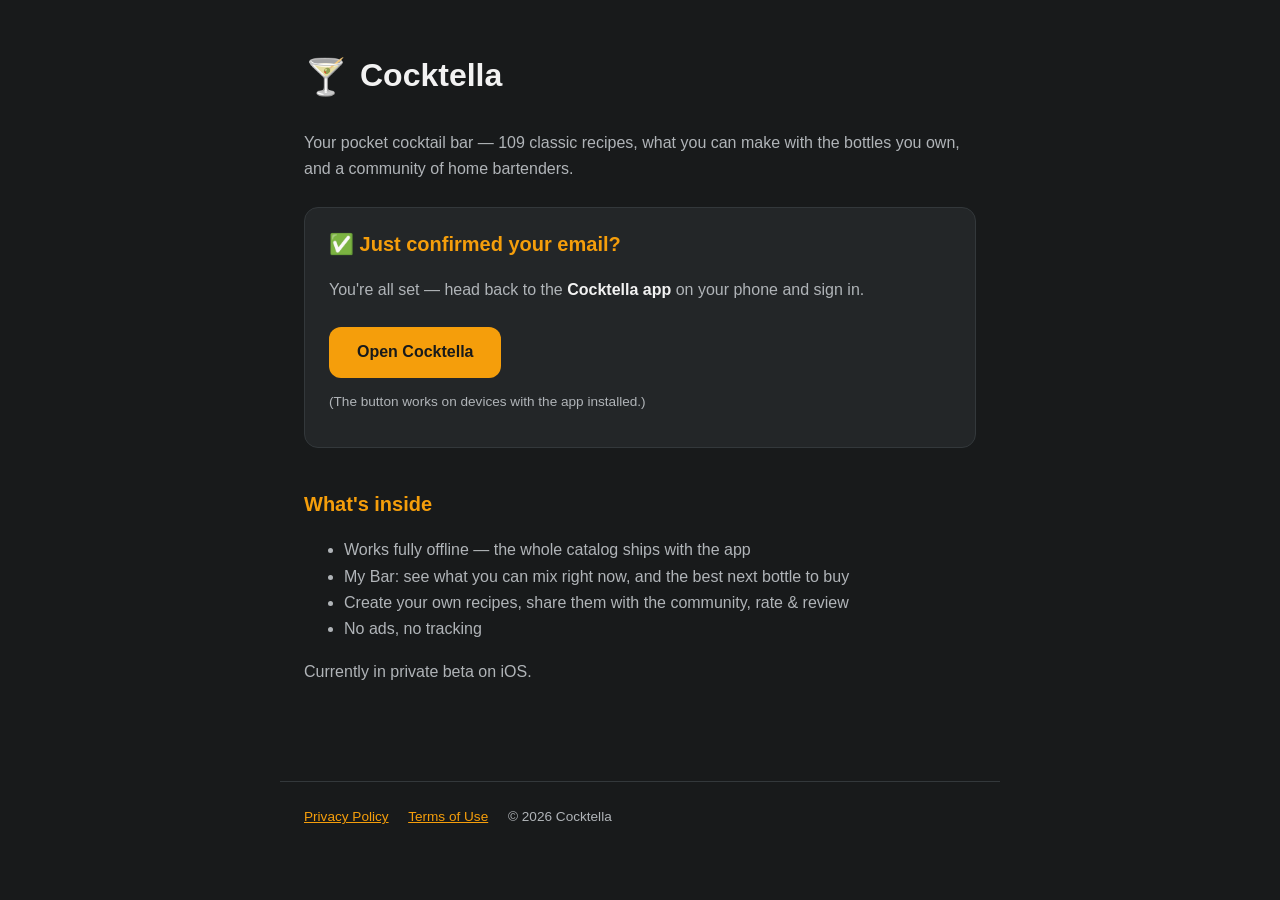
<file: index.html>
<!doctype html>
<html lang="en">
<head>
  <meta charset="utf-8">
  <meta name="viewport" content="width=device-width, initial-scale=1">
  <title>Cocktella — your pocket cocktail bar</title>
  <link rel="stylesheet" href="style.css">
</head>
<body>
  <main>
    <div class="brand"><span class="glass">🍸</span><h1>Cocktella</h1></div>
    <p class="tagline">Your pocket cocktail bar — 109 classic recipes, what you can make with the bottles you own, and a community of home bartenders.</p>

    <div class="card" id="confirmed">
      <h2 style="margin-top:0">✅ Just confirmed your email?</h2>
      <p>You're all set — head back to the <strong>Cocktella app</strong> on your phone and sign in.</p>
      <a class="button" href="cocktella://">Open Cocktella</a>
      <p style="font-size:0.85rem">(The button works on devices with the app installed.)</p>
    </div>

    <h2>What's inside</h2>
    <ul>
      <li>Works fully offline — the whole catalog ships with the app</li>
      <li>My Bar: see what you can mix right now, and the best next bottle to buy</li>
      <li>Create your own recipes, share them with the community, rate &amp; review</li>
      <li>No ads, no tracking</li>
    </ul>

    <p>Currently in private beta on iOS.</p>
  </main>
  <footer>
    <a href="privacy.html">Privacy Policy</a>
    <a href="terms.html">Terms of Use</a>
    <span>© 2026 Cocktella</span>
  </footer>
</body>
</html>
</file>
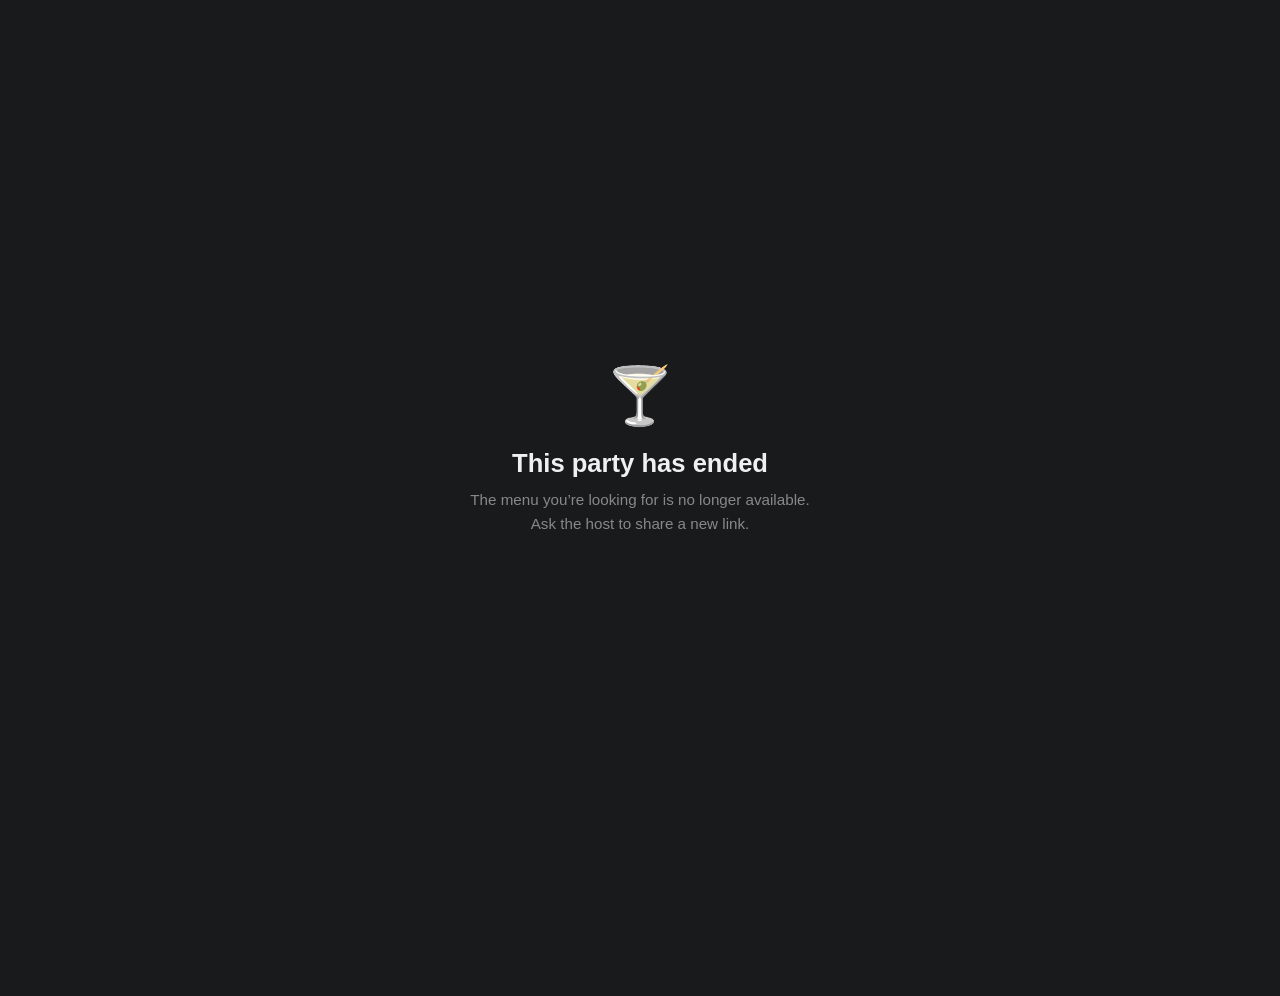
<file: party.html>
<!doctype html>
<html lang="en">
<head>
  <meta charset="utf-8">
  <meta name="viewport" content="width=device-width, initial-scale=1">
  <title>Party Menu — Cocktella</title>
  <style>
    /* ── Reset ──────────────────────────────────────────────────────────── */
    *, *::before, *::after { box-sizing: border-box; margin: 0; padding: 0; }

    /* ── Base ───────────────────────────────────────────────────────────── */
    body {
      font-family: -apple-system, BlinkMacSystemFont, 'Segoe UI', Roboto, sans-serif;
      background: #181A1B;
      color: #F0F0F0;
      min-height: 100vh;
      /* bottom padding clears the sticky footer */
      padding-bottom: 96px;
    }

    /* ── Shell states (loading / ended / error) ─────────────────────────── */
    .shell {
      min-height: 100vh;
      display: flex;
      flex-direction: column;
      align-items: center;
      justify-content: center;
      padding: 2rem 1.5rem;
      text-align: center;
    }
    .shell-icon  { font-size: 3.5rem; margin-bottom: 1.25rem; }
    .shell h1    { font-size: 1.6rem; font-weight: 700; margin-bottom: 0.6rem; }
    .shell p     { color: #888; font-size: 0.95rem; line-height: 1.6; max-width: 340px; }

    /* Loading spinner */
    .spinner {
      width: 40px; height: 40px;
      border: 3px solid #333;
      border-top-color: #F57C00;
      border-radius: 50%;
      animation: spin 0.8s linear infinite;
      margin-bottom: 1.25rem;
    }
    @keyframes spin { to { transform: rotate(360deg); } }

    /* Retry button */
    .retry-btn {
      margin-top: 1.25rem;
      display: inline-block;
      background: #F57C00;
      color: #181A1B;
      font-size: 0.95rem;
      font-weight: 700;
      padding: 0.75rem 2rem;
      border-radius: 12px;
      border: none;
      cursor: pointer;
      text-decoration: none;
    }
    .retry-btn:hover { opacity: 0.9; }

    /* ── Header ─────────────────────────────────────────────────────────── */
    .header {
      padding: 2rem 1.25rem 1.5rem;
      text-align: center;
      border-bottom: 1px solid #2C2E30;
    }
    .header-brand {
      font-size: 0.65rem;
      letter-spacing: 0.18em;
      text-transform: uppercase;
      color: #555;
      margin-bottom: 0.75rem;
    }
    .party-name {
      font-size: 2rem;
      font-weight: 800;
      line-height: 1.2;
      margin-bottom: 0.5rem;
    }
    .party-desc {
      color: #999;
      font-size: 0.95rem;
      line-height: 1.6;
      max-width: 480px;
      margin: 0 auto;
    }

    /* ── Recipe grid ─────────────────────────────────────────────────────── */
    .recipes {
      max-width: 640px;
      margin: 0 auto;
      padding: 1rem;
      display: flex;
      flex-direction: column;
      gap: 1.5rem;
    }
    .card {
      background: #232526;
      border-radius: 16px;
      overflow: hidden;
      border: 1px solid #2C2E30;
    }
    .card-img {
      width: 100%;
      aspect-ratio: 16 / 9;
      object-fit: cover;
      display: block;
    }
    .card-body    { padding: 1.25rem; }
    .recipe-name  { font-size: 1.35rem; font-weight: 700; margin-bottom: 0.35rem; }
    .meta {
      font-size: 0.8rem;
      color: #888;
      margin-bottom: 0.75rem;
      text-transform: capitalize;
    }
    .recipe-desc {
      font-size: 0.9rem;
      color: #AAA;
      line-height: 1.5;
      margin-bottom: 0.75rem;
    }

    /* ── Card sections ───────────────────────────────────────────────────── */
    .section { margin-top: 1rem; }
    .section h3 {
      font-size: 0.7rem;
      font-weight: 600;
      text-transform: uppercase;
      letter-spacing: 0.12em;
      color: #555;
      margin-bottom: 0.6rem;
    }
    .ingredients {
      list-style: none;
      display: flex;
      flex-direction: column;
      gap: 0.4rem;
    }
    .ingredients li { font-size: 0.9rem; color: #DDD; }
    .amount          { color: #F57C00; font-weight: 600; }
    .optional        { color: #555; font-size: 0.8rem; }
    .instructions {
      padding-left: 1.5rem;
      display: flex;
      flex-direction: column;
      gap: 0.5rem;
    }
    .instructions li { font-size: 0.9rem; color: #DDD; line-height: 1.5; }

    /* ── Sticky footer ───────────────────────────────────────────────────── */
    .footer {
      position: fixed;
      bottom: 0; left: 0; right: 0;
      background: #181A1B;
      border-top: 1px solid #2C2E30;
      padding: 0.75rem 1rem;
      display: flex;
      flex-direction: column;
      align-items: center;
      gap: 0.3rem;
    }
    .open-btn {
      display: block;
      width: 100%;
      max-width: 400px;
      background: #F57C00;
      color: #181A1B;
      text-align: center;
      padding: 0.85rem 1.5rem;
      border-radius: 12px;
      font-size: 1rem;
      font-weight: 700;
      text-decoration: none;
    }
    .open-btn:hover { opacity: 0.9; }
    .footer-caption { font-size: 0.7rem; color: #555; }
  </style>
</head>
<body>
<div id="root"></div>
<script>
(function () {
  'use strict';

  /* ── Config (anon key is public — ships in the app binary) ─────────────── */
  var SUPABASE_URL  = 'https://htipdhmtokbasykpbdki.supabase.co';
  var SUPABASE_ANON = 'sb_publishable_saZbl3PTFSlHo-fF0S-rPA_gA2OsCf8';

  /* ── Helpers ────────────────────────────────────────────────────────────── */

  /** Extract and normalise the share code from ?code= or #code= */
  function extractCode() {
    // 1. Query-string ?code=
    var qs = new URLSearchParams(window.location.search);
    var raw = qs.get('code') || '';

    // 2. Hash fallback #code=
    if (!raw && window.location.hash.indexOf('code=') !== -1) {
      var hqs = new URLSearchParams(window.location.hash.slice(1));
      raw = hqs.get('code') || '';
    }

    // Normalise: trim, uppercase, strip non-alphanumerics
    return raw.trim().toUpperCase().replace(/[^A-Z2-9]/g, '');
  }

  /** Validate the normalised code */
  function isValidCode(code) {
    return /^[A-Z2-9]{4,20}$/.test(code);
  }

  /** Check that a URL is http/https before using it as an image src */
  function isSafeImageUrl(url) {
    return typeof url === 'string' && /^https?:\/\//i.test(url);
  }

  /* ── DOM helpers — createElement only, never innerHTML with user data ───── */

  function el(tag, cls) {
    var node = document.createElement(tag);
    if (cls) node.className = cls;
    return node;
  }

  function text(str) {
    return document.createTextNode(str != null ? String(str) : '');
  }

  function setRoot(node) {
    var root = document.getElementById('root');
    while (root.firstChild) root.removeChild(root.firstChild);
    root.appendChild(node);
  }

  /* ── Render states ──────────────────────────────────────────────────────── */

  function renderLoading() {
    var wrap = el('div', 'shell');
    var spinner = el('div', 'spinner');
    var p = el('p');
    p.appendChild(text('Loading party menu…'));
    wrap.appendChild(spinner);
    wrap.appendChild(p);
    setRoot(wrap);
  }

  function renderEnded() {
    var wrap = el('div', 'shell');

    var icon = el('div', 'shell-icon');
    icon.appendChild(text('🍸'));

    var h1 = el('h1');
    h1.appendChild(text('This party has ended'));

    var p = el('p');
    p.appendChild(text('The menu you’re looking for is no longer available. Ask the host to share a new link.'));

    wrap.appendChild(icon);
    wrap.appendChild(h1);
    wrap.appendChild(p);
    setRoot(wrap);
  }

  function renderError(onRetry) {
    var wrap = el('div', 'shell');

    var icon = el('div', 'shell-icon');
    icon.appendChild(text('⚠️'));

    var h1 = el('h1');
    h1.appendChild(text('Couldn’t load this party'));

    var p = el('p');
    p.appendChild(text('Check your connection and try again.'));

    var btn = el('button', 'retry-btn');
    btn.type = 'button';
    btn.appendChild(text('Retry'));
    btn.addEventListener('click', onRetry);

    wrap.appendChild(icon);
    wrap.appendChild(h1);
    wrap.appendChild(p);
    wrap.appendChild(btn);
    setRoot(wrap);
  }

  function renderSuccess(party, code) {
    var frag = document.createDocumentFragment();

    /* Header */
    var header = el('header', 'header');

    var brand = el('p', 'header-brand');
    brand.appendChild(text('Cocktella'));
    header.appendChild(brand);

    var h1 = el('h1', 'party-name');
    h1.appendChild(text(party.name));
    header.appendChild(h1);

    if (party.description) {
      var desc = el('p', 'party-desc');
      desc.appendChild(text(party.description));
      header.appendChild(desc);
    }

    frag.appendChild(header);

    /* Recipe cards */
    var recipes = (party.menu && Array.isArray(party.menu.recipes))
      ? party.menu.recipes : [];

    var main = el('main', 'recipes');

    recipes.forEach(function (recipe) {
      var card = el('article', 'card');

      /* Image — only when scheme-safe */
      if (isSafeImageUrl(recipe.image_url)) {
        var img = el('img', 'card-img');
        img.setAttribute('src', recipe.image_url);  // validated above
        img.setAttribute('alt', recipe.name != null ? String(recipe.name) : '');
        img.setAttribute('loading', 'lazy');
        card.appendChild(img);
      }

      var body = el('div', 'card-body');

      /* Name */
      var rname = el('h2', 'recipe-name');
      rname.appendChild(text(recipe.name));
      body.appendChild(rname);

      /* Meta line: category · glassware · N% ABV */
      var metaParts = [];
      if (recipe.category) metaParts.push(String(recipe.category));
      if (recipe.glassware) metaParts.push(String(recipe.glassware));
      if (recipe.abv != null) metaParts.push(String(recipe.abv) + '% ABV');
      if (metaParts.length) {
        var meta = el('p', 'meta');
        meta.appendChild(text(metaParts.join(' · ')));
        body.appendChild(meta);
      }

      /* Description */
      if (recipe.description) {
        var rdesc = el('p', 'recipe-desc');
        rdesc.appendChild(text(recipe.description));
        body.appendChild(rdesc);
      }

      /* Ingredients */
      var ings = Array.isArray(recipe.ingredients) ? recipe.ingredients : [];
      if (ings.length) {
        var ingSection = el('section', 'section');
        var ingH3 = el('h3');
        ingH3.appendChild(text('Ingredients'));
        ingSection.appendChild(ingH3);

        var ul = el('ul', 'ingredients');
        ings.forEach(function (ing) {
          var li = el('li');

          if (ing.amount != null && ing.amount !== 0) {
            var amtSpan = el('span', 'amount');
            amtSpan.appendChild(text(String(ing.amount) + ' ' + String(ing.unit || '')));
            li.appendChild(amtSpan);
            li.appendChild(text(' '));
          }

          li.appendChild(text(String(ing.name || '')));

          if (ing.optional) {
            li.appendChild(text(' '));
            var optSpan = el('span', 'optional');
            optSpan.appendChild(text('(optional)'));
            li.appendChild(optSpan);
          }

          ul.appendChild(li);
        });
        ingSection.appendChild(ul);
        body.appendChild(ingSection);
      }

      /* Instructions */
      var steps = Array.isArray(recipe.instructions) ? recipe.instructions : [];
      if (steps.length) {
        var stepSection = el('section', 'section');
        var stepH3 = el('h3');
        stepH3.appendChild(text('Instructions'));
        stepSection.appendChild(stepH3);

        var ol = el('ol', 'instructions');
        steps.forEach(function (step) {
          var li = el('li');
          li.appendChild(text(String(step)));
          ol.appendChild(li);
        });
        stepSection.appendChild(ol);
        body.appendChild(stepSection);
      }

      card.appendChild(body);
      main.appendChild(card);
    });

    frag.appendChild(main);

    /* Sticky footer — deep-link uses VALIDATED normalised code */
    var footer = el('footer', 'footer');

    var openBtn = el('a', 'open-btn');
    /* code is the validated normalised value — safe to embed in href */
    openBtn.setAttribute('href', 'cocktella://party/' + encodeURIComponent(code));
    openBtn.appendChild(text('Open in Cocktella'));
    footer.appendChild(openBtn);

    var caption = el('p', 'footer-caption');
    caption.appendChild(text('Get the app — coming soon'));
    footer.appendChild(caption);

    frag.appendChild(footer);

    setRoot(frag);
  }

  /* ── Main flow ──────────────────────────────────────────────────────────── */

  var code = extractCode();

  if (!isValidCode(code)) {
    renderEnded();
    return;
  }

  function load() {
    renderLoading();

    fetch(SUPABASE_URL + '/rest/v1/rpc/get_party_menu', {
      method: 'POST',
      headers: {
        'Content-Type':  'application/json',
        'apikey':        SUPABASE_ANON,
        'Authorization': 'Bearer ' + SUPABASE_ANON,
      },
      body: JSON.stringify({ p_share_code: code }),
    })
    .then(function (res) {
      if (!res.ok) {
        /* Non-2xx from PostgREST — treat as transient error */
        renderError(load);
        return;
      }
      return res.json().then(function (raw) {
        /* PostgREST may return the scalar directly or single-element array */
        var party = Array.isArray(raw) ? (raw[0] || null) : raw;
        if (!party) {
          renderEnded();
        } else {
          renderSuccess(party, code);
        }
      });
    })
    .catch(function () {
      /* Network failure or JSON parse error */
      renderError(load);
    });
  }

  load();
}());
</script>
</body>
</html>
</file>
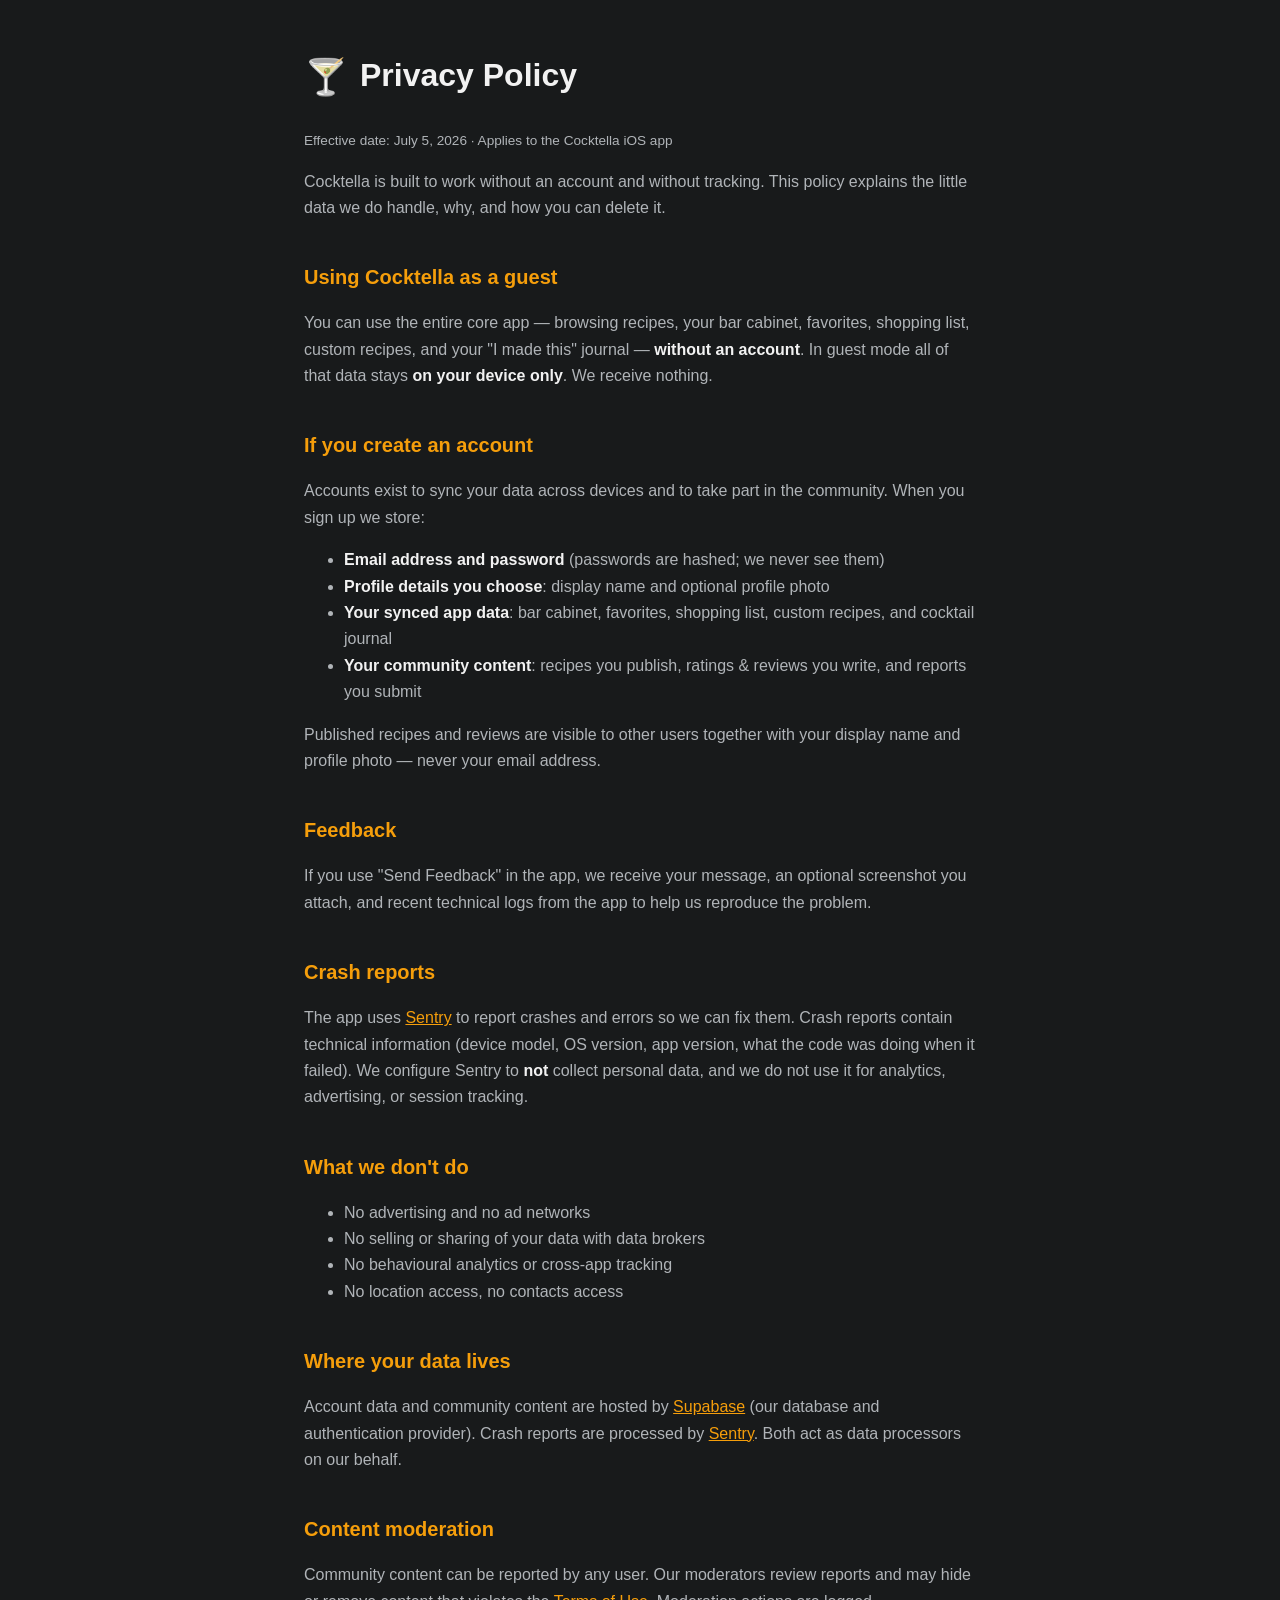
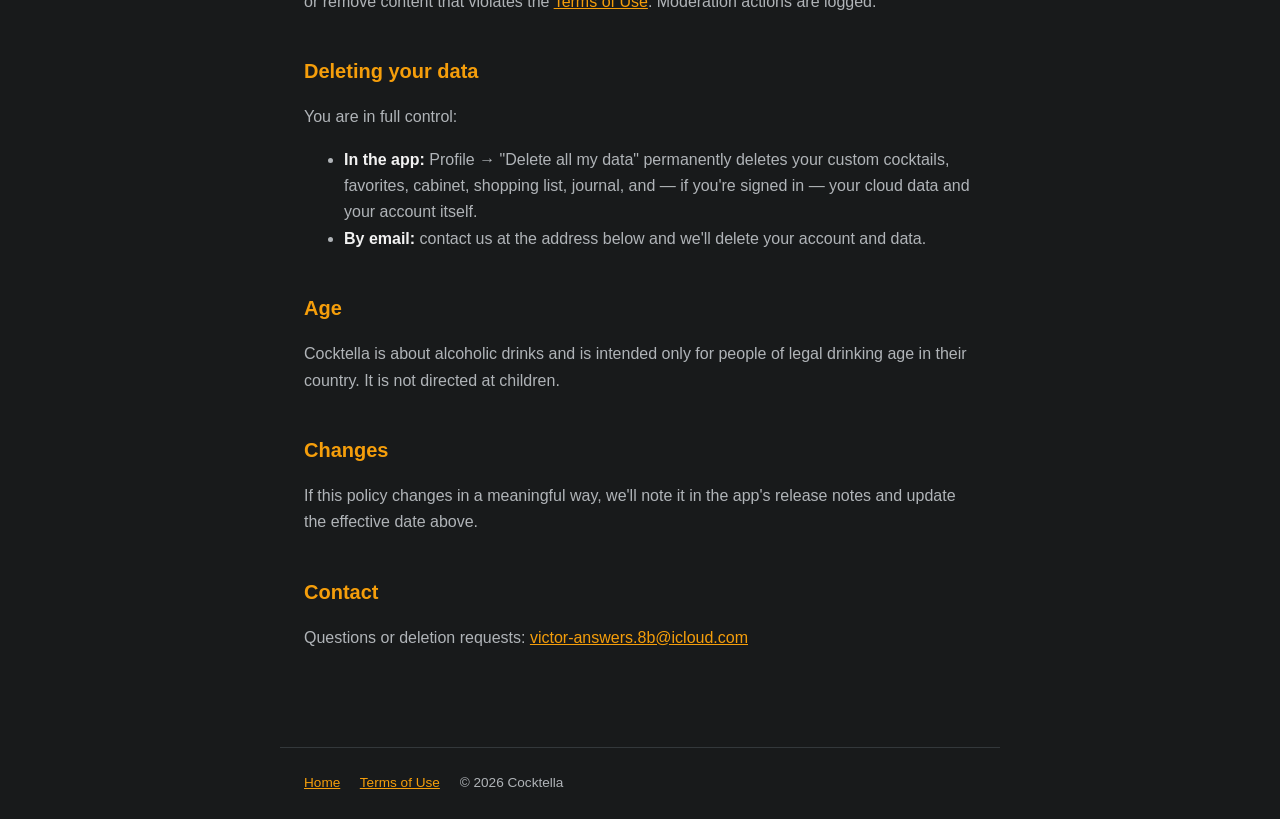
<file: privacy.html>
<!doctype html>
<html lang="en">
<head>
  <meta charset="utf-8">
  <meta name="viewport" content="width=device-width, initial-scale=1">
  <title>Privacy Policy — Cocktella</title>
  <link rel="stylesheet" href="style.css">
</head>
<body>
  <main>
    <div class="brand"><span class="glass">🍸</span><h1>Privacy Policy</h1></div>
    <p class="updated">Effective date: July 5, 2026 · Applies to the Cocktella iOS app</p>

    <p>Cocktella is built to work without an account and without tracking. This policy explains
    the little data we do handle, why, and how you can delete it.</p>

    <h2>Using Cocktella as a guest</h2>
    <p>You can use the entire core app — browsing recipes, your bar cabinet, favorites, shopping
    list, custom recipes, and your "I made this" journal — <strong>without an account</strong>.
    In guest mode all of that data stays <strong>on your device only</strong>. We receive nothing.</p>

    <h2>If you create an account</h2>
    <p>Accounts exist to sync your data across devices and to take part in the community. When you
    sign up we store:</p>
    <ul>
      <li><strong>Email address and password</strong> (passwords are hashed; we never see them)</li>
      <li><strong>Profile details you choose</strong>: display name and optional profile photo</li>
      <li><strong>Your synced app data</strong>: bar cabinet, favorites, shopping list, custom
        recipes, and cocktail journal</li>
      <li><strong>Your community content</strong>: recipes you publish, ratings &amp; reviews you
        write, and reports you submit</li>
    </ul>
    <p>Published recipes and reviews are visible to other users together with your display name
    and profile photo — never your email address.</p>

    <h2>Feedback</h2>
    <p>If you use "Send Feedback" in the app, we receive your message, an optional screenshot you
    attach, and recent technical logs from the app to help us reproduce the problem.</p>

    <h2>Crash reports</h2>
    <p>The app uses <a href="https://sentry.io">Sentry</a> to report crashes and errors so we can
    fix them. Crash reports contain technical information (device model, OS version, app version,
    what the code was doing when it failed). We configure Sentry to <strong>not</strong> collect
    personal data, and we do not use it for analytics, advertising, or session tracking.</p>

    <h2>What we don't do</h2>
    <ul>
      <li>No advertising and no ad networks</li>
      <li>No selling or sharing of your data with data brokers</li>
      <li>No behavioural analytics or cross-app tracking</li>
      <li>No location access, no contacts access</li>
    </ul>

    <h2>Where your data lives</h2>
    <p>Account data and community content are hosted by
    <a href="https://supabase.com">Supabase</a> (our database and authentication provider).
    Crash reports are processed by <a href="https://sentry.io">Sentry</a>. Both act as data
    processors on our behalf.</p>

    <h2>Content moderation</h2>
    <p>Community content can be reported by any user. Our moderators review reports and may hide
    or remove content that violates the <a href="terms.html">Terms of Use</a>. Moderation actions
    are logged.</p>

    <h2>Deleting your data</h2>
    <p>You are in full control:</p>
    <ul>
      <li><strong>In the app:</strong> Profile → "Delete all my data" permanently deletes your
        custom cocktails, favorites, cabinet, shopping list, journal, and — if you're signed in —
        your cloud data and your account itself.</li>
      <li><strong>By email:</strong> contact us at the address below and we'll delete your account
        and data.</li>
    </ul>

    <h2>Age</h2>
    <p>Cocktella is about alcoholic drinks and is intended only for people of legal drinking age
    in their country. It is not directed at children.</p>

    <h2>Changes</h2>
    <p>If this policy changes in a meaningful way, we'll note it in the app's release notes and
    update the effective date above.</p>

    <h2>Contact</h2>
    <p>Questions or deletion requests: <a href="mailto:victor-answers.8b@icloud.com">victor-answers.8b@icloud.com</a></p>
  </main>
  <footer>
    <a href="index.html">Home</a>
    <a href="terms.html">Terms of Use</a>
    <span>© 2026 Cocktella</span>
  </footer>
</body>
</html>
</file>
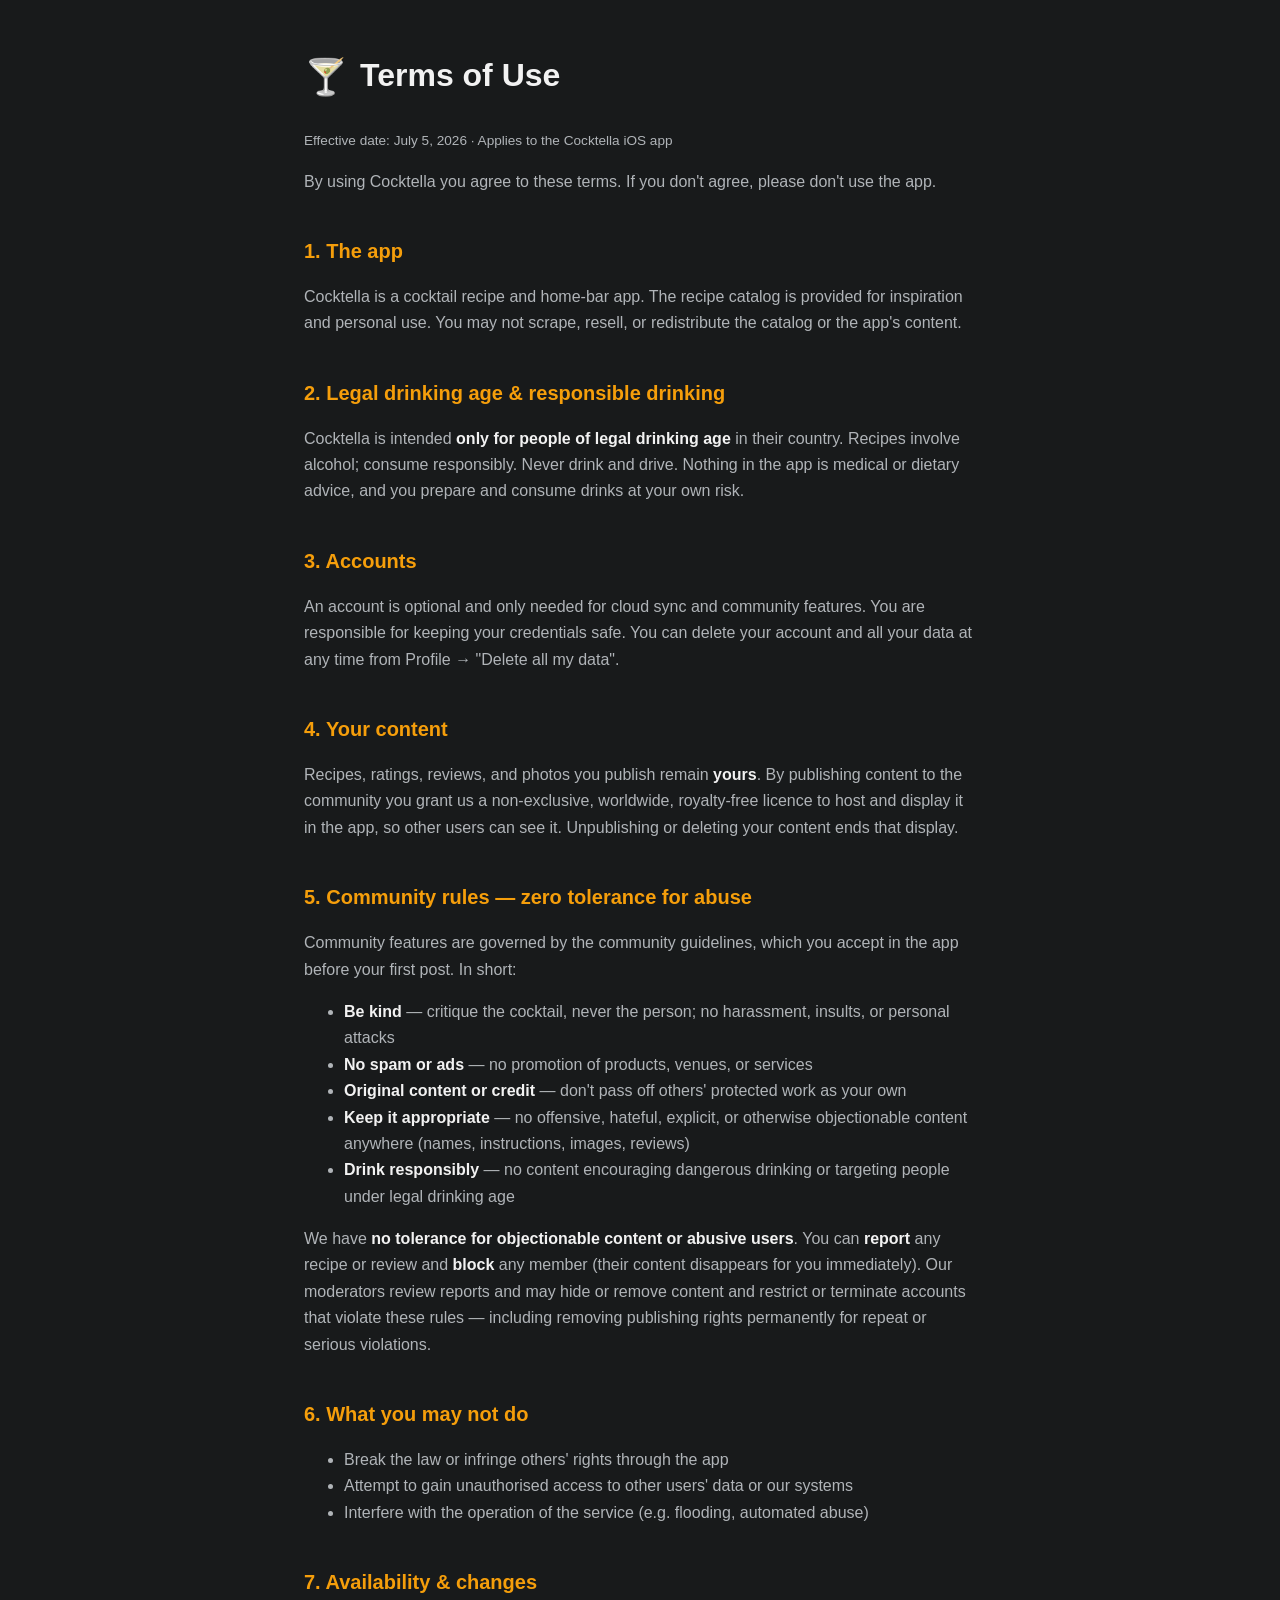
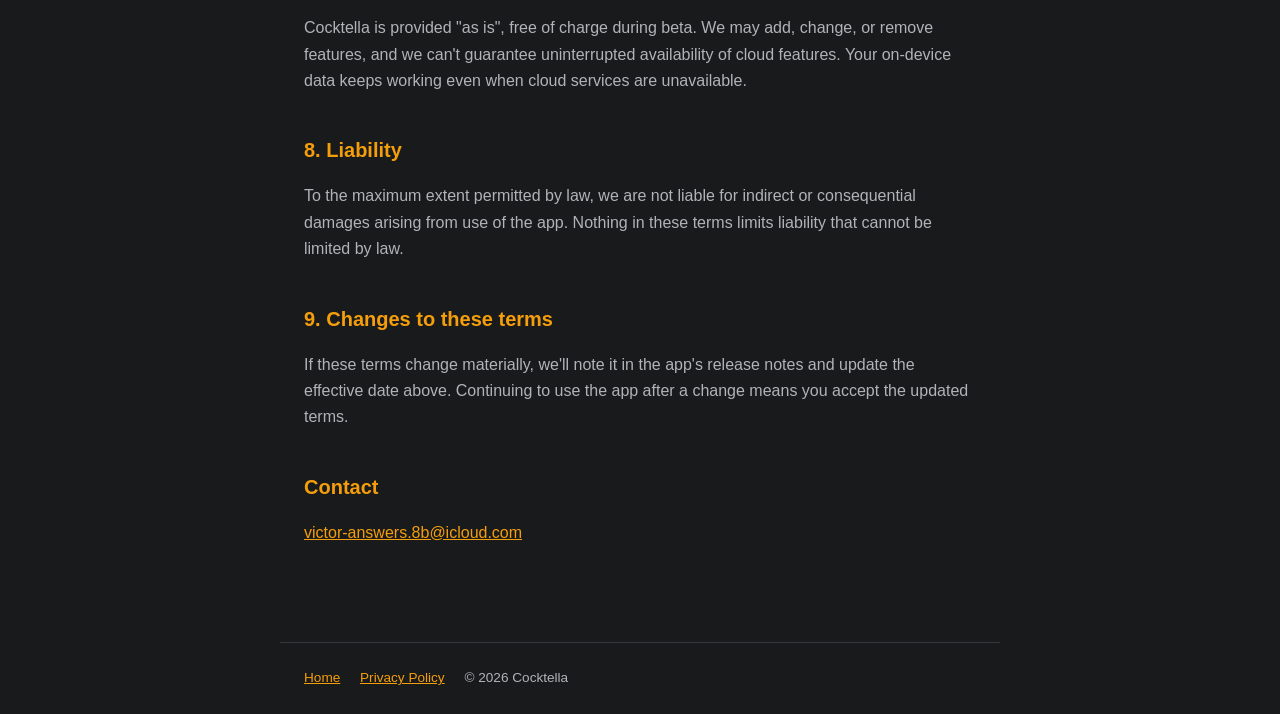
<file: terms.html>
<!doctype html>
<html lang="en">
<head>
  <meta charset="utf-8">
  <meta name="viewport" content="width=device-width, initial-scale=1">
  <title>Terms of Use — Cocktella</title>
  <link rel="stylesheet" href="style.css">
</head>
<body>
  <main>
    <div class="brand"><span class="glass">🍸</span><h1>Terms of Use</h1></div>
    <p class="updated">Effective date: July 5, 2026 · Applies to the Cocktella iOS app</p>

    <p>By using Cocktella you agree to these terms. If you don't agree, please don't use the app.</p>

    <h2>1. The app</h2>
    <p>Cocktella is a cocktail recipe and home-bar app. The recipe catalog is provided for
    inspiration and personal use. You may not scrape, resell, or redistribute the catalog or the
    app's content.</p>

    <h2>2. Legal drinking age &amp; responsible drinking</h2>
    <p>Cocktella is intended <strong>only for people of legal drinking age</strong> in their
    country. Recipes involve alcohol; consume responsibly. Never drink and drive. Nothing in the
    app is medical or dietary advice, and you prepare and consume drinks at your own risk.</p>

    <h2>3. Accounts</h2>
    <p>An account is optional and only needed for cloud sync and community features. You are
    responsible for keeping your credentials safe. You can delete your account and all your data
    at any time from Profile → "Delete all my data".</p>

    <h2>4. Your content</h2>
    <p>Recipes, ratings, reviews, and photos you publish remain <strong>yours</strong>. By
    publishing content to the community you grant us a non-exclusive, worldwide, royalty-free
    licence to host and display it in the app, so other users can see it. Unpublishing or
    deleting your content ends that display.</p>

    <h2>5. Community rules — zero tolerance for abuse</h2>
    <p>Community features are governed by the community guidelines, which you accept in the app
    before your first post. In short:</p>
    <ul>
      <li><strong>Be kind</strong> — critique the cocktail, never the person; no harassment,
        insults, or personal attacks</li>
      <li><strong>No spam or ads</strong> — no promotion of products, venues, or services</li>
      <li><strong>Original content or credit</strong> — don't pass off others' protected work as
        your own</li>
      <li><strong>Keep it appropriate</strong> — no offensive, hateful, explicit, or otherwise
        objectionable content anywhere (names, instructions, images, reviews)</li>
      <li><strong>Drink responsibly</strong> — no content encouraging dangerous drinking or
        targeting people under legal drinking age</li>
    </ul>
    <p>We have <strong>no tolerance for objectionable content or abusive users</strong>. You can
    <strong>report</strong> any recipe or review and <strong>block</strong> any member (their
    content disappears for you immediately). Our moderators review reports and may hide or remove
    content and restrict or terminate accounts that violate these rules — including removing
    publishing rights permanently for repeat or serious violations.</p>

    <h2>6. What you may not do</h2>
    <ul>
      <li>Break the law or infringe others' rights through the app</li>
      <li>Attempt to gain unauthorised access to other users' data or our systems</li>
      <li>Interfere with the operation of the service (e.g. flooding, automated abuse)</li>
    </ul>

    <h2>7. Availability &amp; changes</h2>
    <p>Cocktella is provided "as is", free of charge during beta. We may add, change, or remove
    features, and we can't guarantee uninterrupted availability of cloud features. Your on-device
    data keeps working even when cloud services are unavailable.</p>

    <h2>8. Liability</h2>
    <p>To the maximum extent permitted by law, we are not liable for indirect or consequential
    damages arising from use of the app. Nothing in these terms limits liability that cannot be
    limited by law.</p>

    <h2>9. Changes to these terms</h2>
    <p>If these terms change materially, we'll note it in the app's release notes and update the
    effective date above. Continuing to use the app after a change means you accept the updated
    terms.</p>

    <h2>Contact</h2>
    <p><a href="mailto:victor-answers.8b@icloud.com">victor-answers.8b@icloud.com</a></p>
  </main>
  <footer>
    <a href="index.html">Home</a>
    <a href="privacy.html">Privacy Policy</a>
    <span>© 2026 Cocktella</span>
  </footer>
</body>
</html>
</file>
<file: style.css>
:root {
  --bg: #181a1b;
  --surface: #232628;
  --text: #f2f2f2;
  --text-secondary: #b0b4b8;
  --primary: #f59e0b;
  --border: #33383b;
}
* { box-sizing: border-box; }
body {
  margin: 0;
  background: var(--bg);
  color: var(--text);
  font: 16px/1.65 -apple-system, BlinkMacSystemFont, "Segoe UI", Roboto, sans-serif;
}
main { max-width: 720px; margin: 0 auto; padding: 48px 24px 80px; }
h1 { font-size: 2rem; margin: 0 0 4px; }
h2 { font-size: 1.25rem; margin: 40px 0 8px; color: var(--primary); }
p, li { color: var(--text-secondary); }
strong { color: var(--text); }
a { color: var(--primary); }
.tagline { color: var(--text-secondary); margin-top: 0; }
.brand { display: flex; align-items: center; gap: 12px; margin-bottom: 24px; }
.brand .glass { font-size: 2.2rem; }
.card {
  background: var(--surface);
  border: 1px solid var(--border);
  border-radius: 14px;
  padding: 20px 24px;
  margin: 24px 0;
}
.button {
  display: inline-block;
  background: var(--primary);
  color: #181a1b;
  font-weight: 700;
  text-decoration: none;
  padding: 12px 28px;
  border-radius: 12px;
  margin-top: 8px;
}
footer {
  max-width: 720px;
  margin: 0 auto;
  padding: 24px;
  border-top: 1px solid var(--border);
  color: var(--text-secondary);
  font-size: 0.85rem;
}
footer a { margin-right: 16px; }
.updated { font-size: 0.85rem; color: var(--text-secondary); }
</file>
